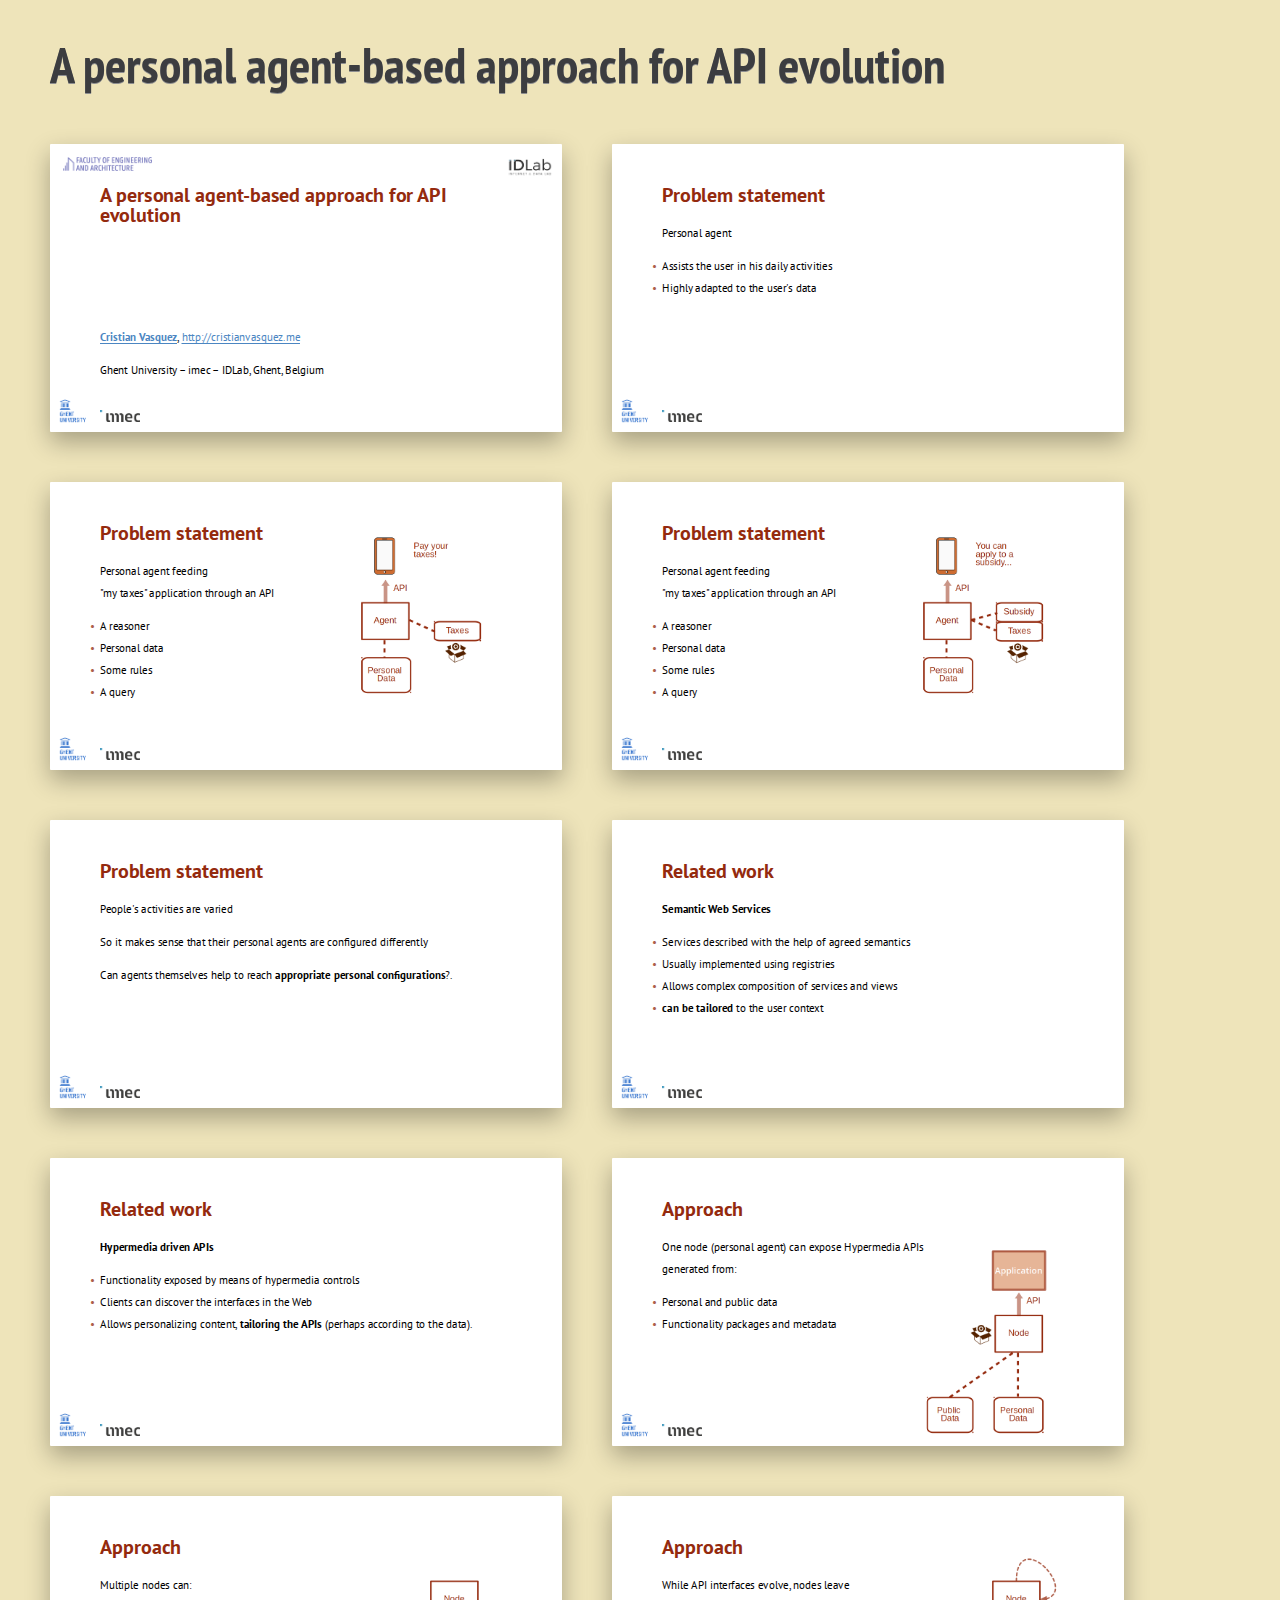
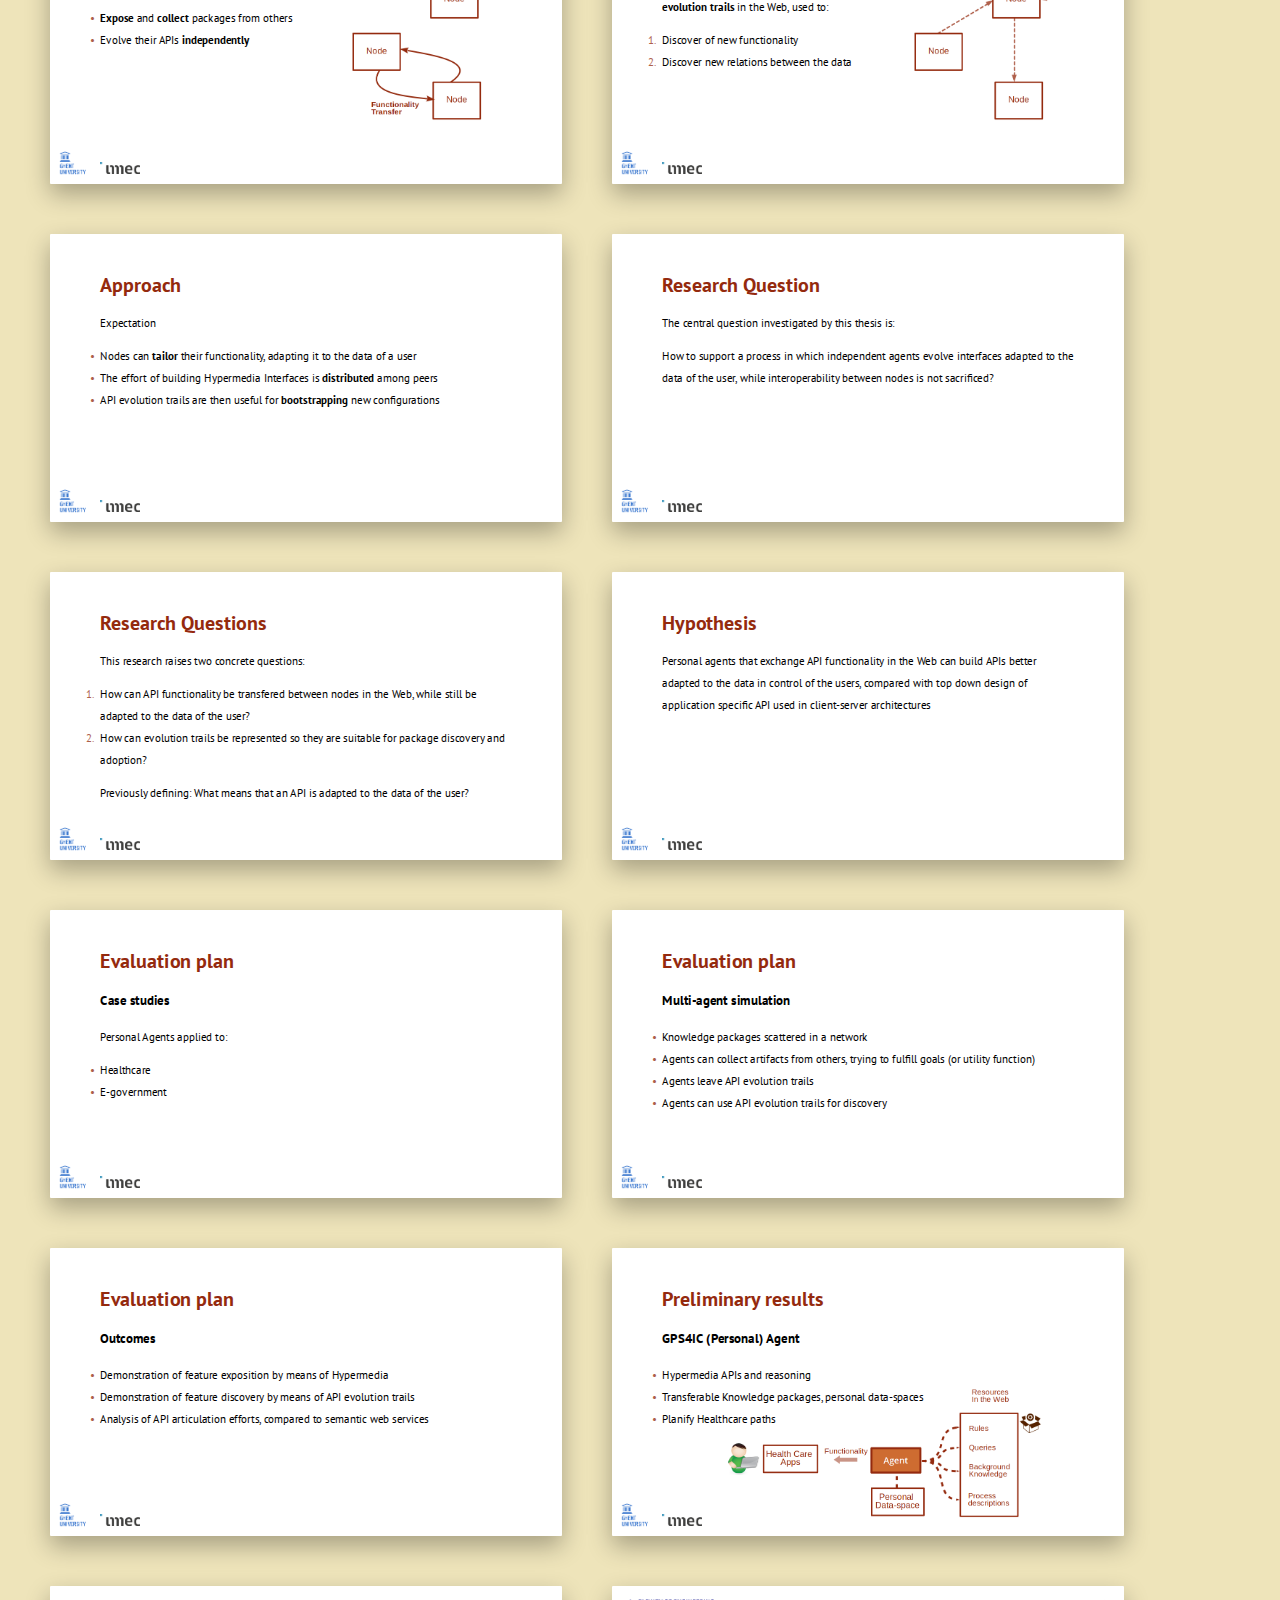
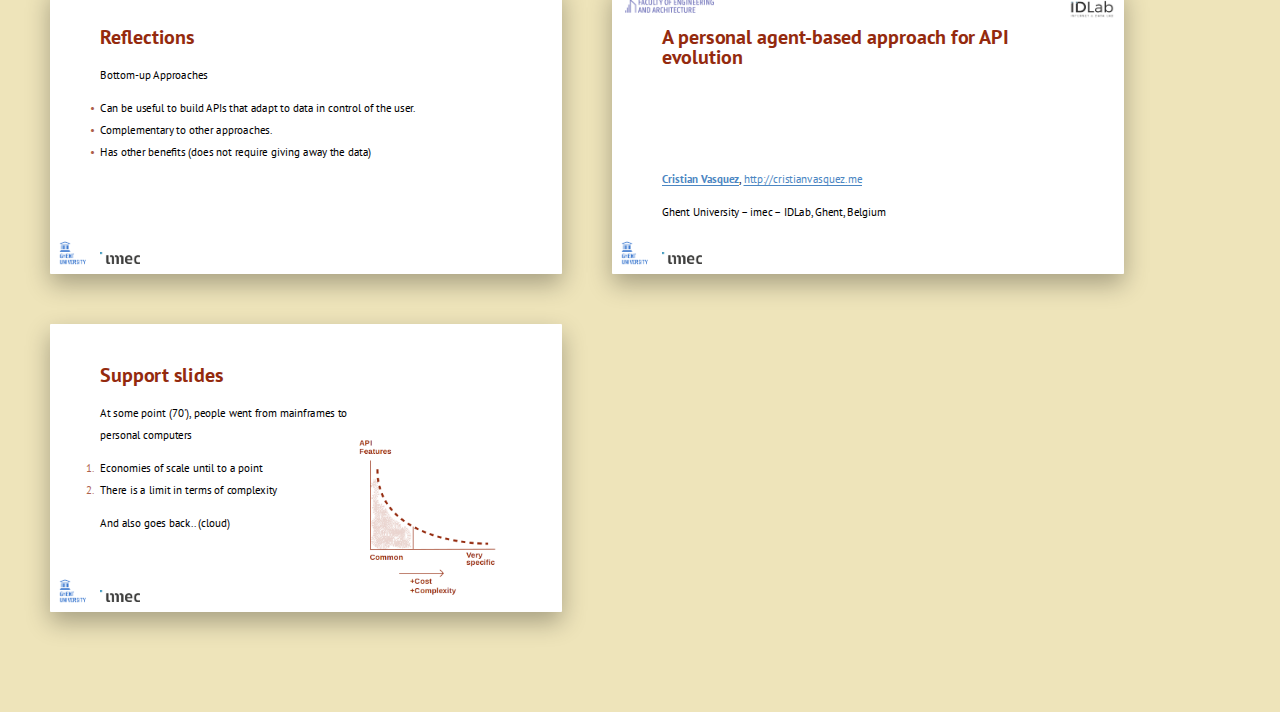
<file: index.html>
<!DOCTYPE html>
<html lang="en">

<head>
    <title>A personal agent-based approach for API evolution</title>
    <meta charset="utf-8">
    <meta name="viewport" content="width=device-width, initial-scale=1">
    <meta http-equiv="Cache-Control" content="no-cache, no-store, must-revalidate" />
    <meta http-equiv="Pragma" content="no-cache" />
    <meta http-equiv="Expires" content="0" />
    <link rel="stylesheet" href="themes/cristian/styles/styles.css">
    <style>
        .shower {
            --slide-ratio: calc(16 / 9);
        }
    </style>
</head>

<body class="shower list">

    <header class="caption">
        <h1>A personal agent-based approach for API evolution</h1>
        <p></p>
    </header>

    <section class="slide" id="cover">
        <h2>A personal agent-based approach for API evolution</h2>
        <div class="bottom">
            <footer>
                <p class="author">
                    <strong><a href="http://cristianvasquez.me">Cristian Vasquez</a></strong>,
                    <a href="http://cristianvasquez.me">http://cristianvasquez.me</a>
                </p>
                <p class="affiliation">
                    Ghent University – imec – IDLab,
                    Ghent, Belgium
                </p>
            </footer>
        </div>
        <img src="./pictures/logo_elis.png" alt="imec" style="position: absolute; left: 0; top: 0; max-width: 240px">
        <img src="./pictures/logo_idlab.png" alt="imec" style="position: absolute; right: 18px; top: -6px; max-width: 96px">
        <img src="./pictures/logo_ughent.png" alt="Ghent University" style="position: absolute; left: 0; bottom: 0; max-width: 100px">
        <img src="./pictures/logo_imec.png" alt="imec" style="position: absolute; left: 100px; bottom: 20px; max-width: 80px">
    </section>


    <section class="slide">
        <h2>Problem statement</h2>
        <p>Personal agent</p>
        <ul>
            <li>Assists the user in his daily activities</li>
            <li>Highly adapted to the user's data</li>
        </ul>
        <img src="./pictures/logo_ughent.png" alt="Ghent University" style="position: absolute; left: 0; bottom: 0; max-width: 100px">
        <img src="./pictures/logo_imec.png" alt="imec" style="position: absolute; left: 100px; bottom: 20px; max-width: 80px">
        <footer>
            <p>A non-invasive kind of agent is one that proxies the API responses, so it can adapt the application
                behavior to
                us</p>
        </footer>
    </section>

    <section class="slide">
        <h2>Problem statement</h2>
        <p>Personal agent feeding <br />
            "my taxes" application through an API<p>
                <ul>
                    <li>A reasoner</li>
                    <li>Personal data</li>
                    <li>Some rules</li>
                    <li>A query</li>
                </ul>
                <img src="./pictures/logo_ughent.png" alt="Ghent University" style="position: absolute; left: 0; bottom: 0; max-width: 100px">
                <img src="./pictures/logo_imec.png" alt="imec" style="position: absolute; left: 100px; bottom: 20px; max-width: 80px">
                <figure>
                    <img class="cover" src="diagrams/ISWC_2018/diagrams - 07.png">
                </figure>
                <footer>
                    <p>Starting from (personal+public) data, some rules and a reasoner the agents adds or remove data,
                        or Hypermedia
                        controls.</p>
                    <p>All of this can constitute a knowledge package, which can be transfered through the Web. Adding
                        new knowledge
                        can
                        result in new functionality</p>
                </footer>
    </section>

    <section class="slide">
        <h2>Problem statement</h2>

        <p>Personal agent feeding <br />
            "my taxes" application through an API<p>
                <ul>
                    <li>A reasoner</li>
                    <li>Personal data</li>
                    <li>Some rules</li>
                    <li>A query</li>
                </ul>
                <img src="./pictures/logo_ughent.png" alt="Ghent University" style="position: absolute; left: 0; bottom: 0; max-width: 100px">
                <img src="./pictures/logo_imec.png" alt="imec" style="position: absolute; left: 100px; bottom: 20px; max-width: 80px">
                <figure>
                    <img class="cover" src="diagrams/ISWC_2018/diagrams - 08.png">
                </figure>
                <footer>
                    <p>For instance, when I add the subsidy package, the new rules together with with my personal
                        finances trigger a
                        new control to apply for a subsidy<p>
                </footer>
    </section>

    <section class="slide">
        <h2>Problem statement</h2>
        <p>People's activities are varied</p>
        <p>So it makes sense that their personal agents are configured differently</p>
        <p>Can agents themselves help to reach <strong>appropriate personal configurations</strong>?.</p>
        <img src="./pictures/logo_ughent.png" alt="Ghent University" style="position: absolute; left: 0; bottom: 0; max-width: 100px">
        <img src="./pictures/logo_imec.png" alt="imec" style="position: absolute; left: 100px; bottom: 20px; max-width: 80px">
        <footer>
            <p>People's activities are different, so it makes sense their agents are configured differently.<p>
                    <p>Is not that likely that the user will develop their own personal agents</p>
        </footer>
    </section>


    <section class="slide">
        <h2>Related work</h2>
        <p><strong>Semantic Web Services</strong>
            <ul>
                <li>Services described with the help of agreed semantics</li>
                <li>Usually implemented using registries</li>
                <li>Allows complex composition of services and views</li>
                <li><strong>can be tailored</strong> to the user context</li>
            </ul>
        </p>
        <img src="./pictures/logo_ughent.png" alt="Ghent University" style="position: absolute; left: 0; bottom: 0; max-width: 100px">
        <img src="./pictures/logo_imec.png" alt="imec" style="position: absolute; left: 100px; bottom: 20px; max-width: 80px">
    </section>

    <section class="slide">
        <h2>Related work</h2>
        <p><strong>Hypermedia driven APIs</strong>
            <ul>
                <li>Functionality exposed by means of hypermedia controls</li>
                <li>Clients can discover the interfaces in the Web</li>
                <li>Allows personalizing content, <strong>tailoring the APIs</strong> (perhaps according to the data).</li>
            </ul>
        </p>
        <img src="./pictures/logo_ughent.png" alt="Ghent University" style="position: absolute; left: 0; bottom: 0; max-width: 100px">
        <img src="./pictures/logo_imec.png" alt="imec" style="position: absolute; left: 100px; bottom: 20px; max-width: 80px">
    </section>


    <section class="slide">
        <h2>Approach</h2>
        <figure>
            <img class="cover" src="diagrams/ISWC_2018/diagrams - 02.png">
        </figure>
        <p>One node (personal agent) can expose Hypermedia APIs <br /> generated from:<p>
                <ul>
                    <li>Personal and public data</li>
                    <li>Functionality packages and metadata</li>
                </ul>
                <img src="./pictures/logo_ughent.png" alt="Ghent University" style="position: absolute; left: 0; bottom: 0; max-width: 100px">
                <img src="./pictures/logo_imec.png" alt="imec" style="position: absolute; left: 100px; bottom: 20px; max-width: 80px">
    </section>

    <section class="slide">
        <h2>Approach</h2>
        <figure>
            <img class="cover" src="diagrams/ISWC_2018/diagrams - 04.png">
        </figure>
        <p>Multiple nodes can:<p>
                <ul>
                    <li><strong>Expose</strong> and <strong>collect</strong> packages from others</li>
                    <li>Evolve their APIs <strong>independently</strong></li>
                </ul>
                <img src="./pictures/logo_ughent.png" alt="Ghent University" style="position: absolute; left: 0; bottom: 0; max-width: 100px">
                <img src="./pictures/logo_imec.png" alt="imec" style="position: absolute; left: 100px; bottom: 20px; max-width: 80px">
    </section>

    <section class="slide">
        <h2>Approach</h2>
        <p>While API interfaces evolve, nodes leave <br /> <strong>evolution trails</strong> in the Web, used to:</p>
        <ol>
            <li>Discover of new functionality</li>
            <li>Discover new relations between the data</li>
            <p>
                <figure>
                    <img class="cover" src="diagrams/ISWC_2018/diagrams - 05.png">
                </figure>
                <img src="./pictures/logo_ughent.png" alt="Ghent University" style="position: absolute; left: 0; bottom: 0; max-width: 100px">
                <img src="./pictures/logo_imec.png" alt="imec" style="position: absolute; left: 100px; bottom: 20px; max-width: 80px">
    </section>

    <section class="slide">
        <h2>Approach</h2>
        <p>Expectation</p>
        <p></p>
        <ul>
            <li>Nodes can <strong>tailor</strong> their functionality, adapting it to the data of a user</li>
            <li>The effort of building Hypermedia Interfaces is <strong>distributed</strong> among peers</li>
            <li>API evolution trails are then useful for <strong>bootstrapping</strong> new configurations</li>
        </ul>
        <img src="./pictures/logo_ughent.png" alt="Ghent University" style="position: absolute; left: 0; bottom: 0; max-width: 100px">
        <img src="./pictures/logo_imec.png" alt="imec" style="position: absolute; left: 100px; bottom: 20px; max-width: 80px">
        <footer>
            <p>I expect Nodes can build API configurations adapted to the data of a user.</p>
            <p>Also my expectation is that this promotes healthy share, to enable better collaboration between users.</p>
        </footer>
    </section>

    <section class="slide">
        <h2>Research Question</h2>
        <p>The central question investigated by this thesis is:</p>
        <p>
            How to support a process in which independent agents evolve interfaces adapted to the data of
            the user, while interoperability between nodes is not sacrificed?
        </p>
        <img src="./pictures/logo_ughent.png" alt="Ghent University" style="position: absolute; left: 0; bottom: 0; max-width: 100px">
        <img src="./pictures/logo_imec.png" alt="imec" style="position: absolute; left: 100px; bottom: 20px; max-width: 80px">
    </section>

    <section class="slide">
        <h2>Research Questions</h2>
        <p>This research raises two concrete questions:</p>
        <ol>
            <li>How can API functionality be transfered between nodes in the Web, while still be adapted to the data of
                the
                user?</li>
            <li>How can evolution trails be represented so they are suitable for package discovery and adoption?</li>
        </ol>
        <p>Previously defining: What means that an API is adapted to the data of the user?</p>
        <img src="./pictures/logo_ughent.png" alt="Ghent University" style="position: absolute; left: 0; bottom: 0; max-width: 100px">
        <img src="./pictures/logo_imec.png" alt="imec" style="position: absolute; left: 100px; bottom: 20px; max-width: 80px">
    </section>

    <section class="slide">
        <h2>Hypothesis</h2>
        <p>Personal agents that exchange API functionality in the Web can build APIs better adapted to the data in
            control of
            the users,
            compared with top down design of application specific API used in client-server architectures</p>
        <img src="./pictures/logo_ughent.png" alt="Ghent University" style="position: absolute; left: 0; bottom: 0; max-width: 100px">
        <img src="./pictures/logo_imec.png" alt="imec" style="position: absolute; left: 100px; bottom: 20px; max-width: 80px">
    </section>

    <section class="slide">
        <h2>Evaluation plan</h2>
        <h3>Case studies</h3>
        <p>Personal Agents applied to:</p>
        <ul>
            <li>Healthcare</li>
            <li>E-government</li>
        </ul>
        <img src="./pictures/logo_ughent.png" alt="Ghent University" style="position: absolute; left: 0; bottom: 0; max-width: 100px">
        <img src="./pictures/logo_imec.png" alt="imec" style="position: absolute; left: 100px; bottom: 20px; max-width: 80px">
    </section>

    <section class="slide">
        <h2>Evaluation plan</h2>
        <h3>Multi-agent simulation</h3>
        <ul>
            <li>Knowledge packages scattered in a network</li>
            <li>Agents can collect artifacts from others, trying to fulfill goals (or utility function)</li>
            <li>Agents leave API evolution trails</li>
            <li>Agents can use API evolution trails for discovery</li>
        </ul>
        <img src="./pictures/logo_ughent.png" alt="Ghent University" style="position: absolute; left: 0; bottom: 0; max-width: 100px">
        <img src="./pictures/logo_imec.png" alt="imec" style="position: absolute; left: 100px; bottom: 20px; max-width: 80px">
    </section>

    <section class="slide">
        <h2>Evaluation plan</h2>
        <h3>Outcomes</h3>
        <ul>
            <li>Demonstration of feature exposition by means of Hypermedia</li>
            <li>Demonstration of feature discovery by means of API evolution trails</li>
            <li>Analysis of API articulation efforts, compared to semantic web services</li>
        </ul>
        <img src="./pictures/logo_ughent.png" alt="Ghent University" style="position: absolute; left: 0; bottom: 0; max-width: 100px">
        <img src="./pictures/logo_imec.png" alt="imec" style="position: absolute; left: 100px; bottom: 20px; max-width: 80px">
    </section>

    <section class="slide">
        <h2>Preliminary results</h2>
        <figure>
            <img class="cover" src="diagrams/ISWC_2018/diagrams - 06.png">
        </figure>
        <h3>GPS4IC (Personal) Agent</h3>
        <ul>
            <li>Hypermedia APIs and reasoning</li>
            <li>Transferable Knowledge packages, personal data-spaces</li>
            <li>Planify Healthcare paths</li>
        </ul>
        <img src="./pictures/logo_ughent.png" alt="Ghent University" style="position: absolute; left: 0; bottom: 0; max-width: 100px">
        <img src="./pictures/logo_imec.png" alt="imec" style="position: absolute; left: 100px; bottom: 20px; max-width: 80px">
    </section>

    <section class="slide">
        <h2>Reflections</h2>
        <p>Bottom-up Approaches</p>
        <ul>
            <li>Can be useful to build APIs that adapt to data in control of the user.</li>
            <li>Complementary to other approaches.</li>
            <li>Has other benefits (does not require giving away the data)</li>
        </ul>
        <img src="./pictures/logo_ughent.png" alt="Ghent University" style="position: absolute; left: 0; bottom: 0; max-width: 100px">
        <img src="./pictures/logo_imec.png" alt="imec" style="position: absolute; left: 100px; bottom: 20px; max-width: 80px">
    </section>

    <section class="slide" id="cover">
        <h2>A personal agent-based approach for API evolution</h2>
        <div class="bottom">
            <footer>
                <p class="author">
                    <strong><a href="http://cristianvasquez.me">Cristian Vasquez</a></strong>,
                    <a href="http://cristianvasquez.me">http://cristianvasquez.me</a>
                </p>
                <p class="affiliation">
                    Ghent University – imec – IDLab,
                    Ghent, Belgium
                </p>
            </footer>
        </div>
        <img src="./pictures/logo_elis.png" alt="imec" style="position: absolute; left: 0; top: 0; max-width: 240px">
        <img src="./pictures/logo_idlab.png" alt="imec" style="position: absolute; right: 18px; top: -6px; max-width: 96px">
        <img src="./pictures/logo_ughent.png" alt="Ghent University" style="position: absolute; left: 0; bottom: 0; max-width: 100px">
        <img src="./pictures/logo_imec.png" alt="imec" style="position: absolute; left: 100px; bottom: 20px; max-width: 80px">
    </section>

    <section class="slide">
        <h2>Support slides</h2>
        <p>At some point (70'), people went from mainframes to <br /> personal computers</p>
        <ol>
            <li>Economies of scale until to a point</li>
            <li>There is a limit in terms of complexity</li>
        </ol>
        <figure>
            <img class="cover" src="diagrams/ISWC_2018/diagrams - 01.png">
        </figure>
        <p>And also goes back.. (cloud)</p>

        <img src="./pictures/logo_ughent.png" alt="Ghent University" style="position: absolute; left: 0; bottom: 0; max-width: 100px">
        <img src="./pictures/logo_imec.png" alt="imec" style="position: absolute; left: 100px; bottom: 20px; max-width: 80px">
        <footer>
            <p>An Application specific API provides functionality to be consumed by several clients and users. To
                archive high
                adaptation, servers define personas and put people into a category.
                This is effective due to economies of scale, but is not what I mean by adaptation.</p>
        </footer>
    </section>


    <div class="progress"></div>
    <script src="scripts/shower.min.js"></script>

</body>

</html>
</file>
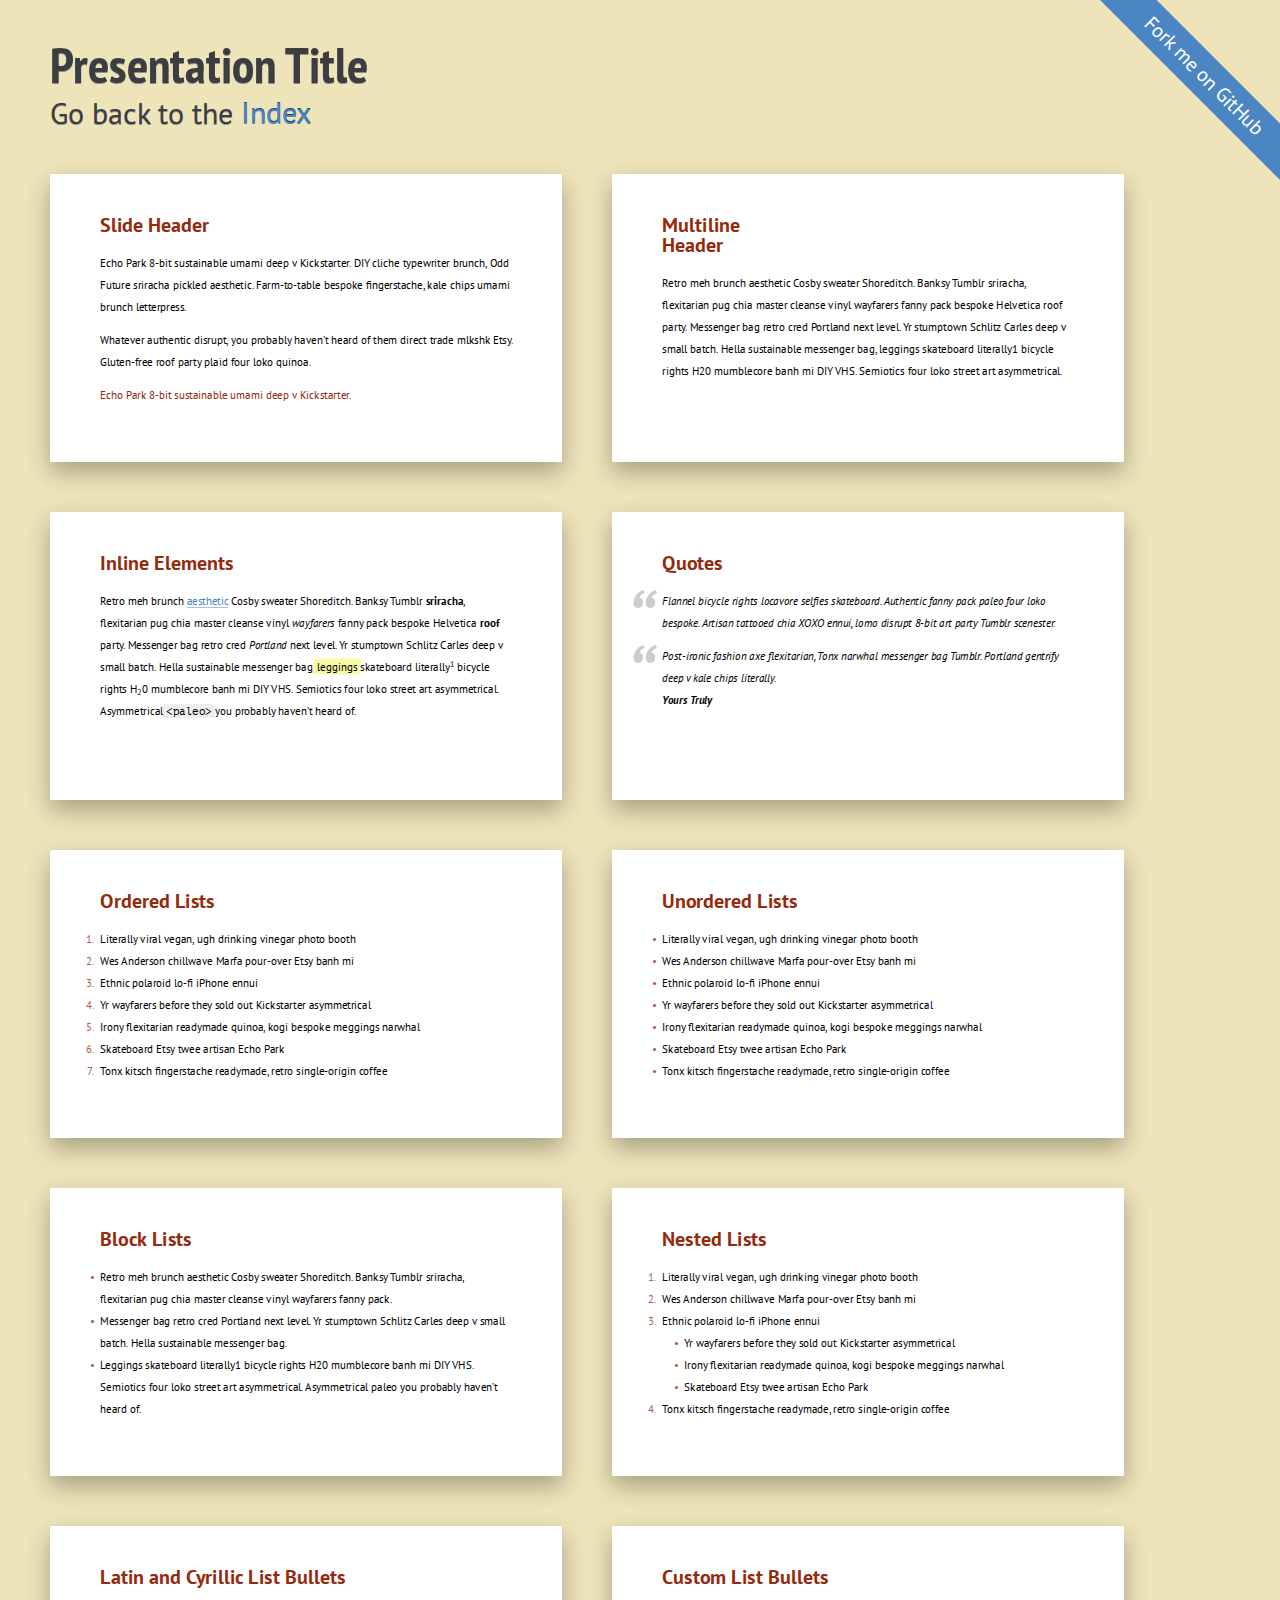
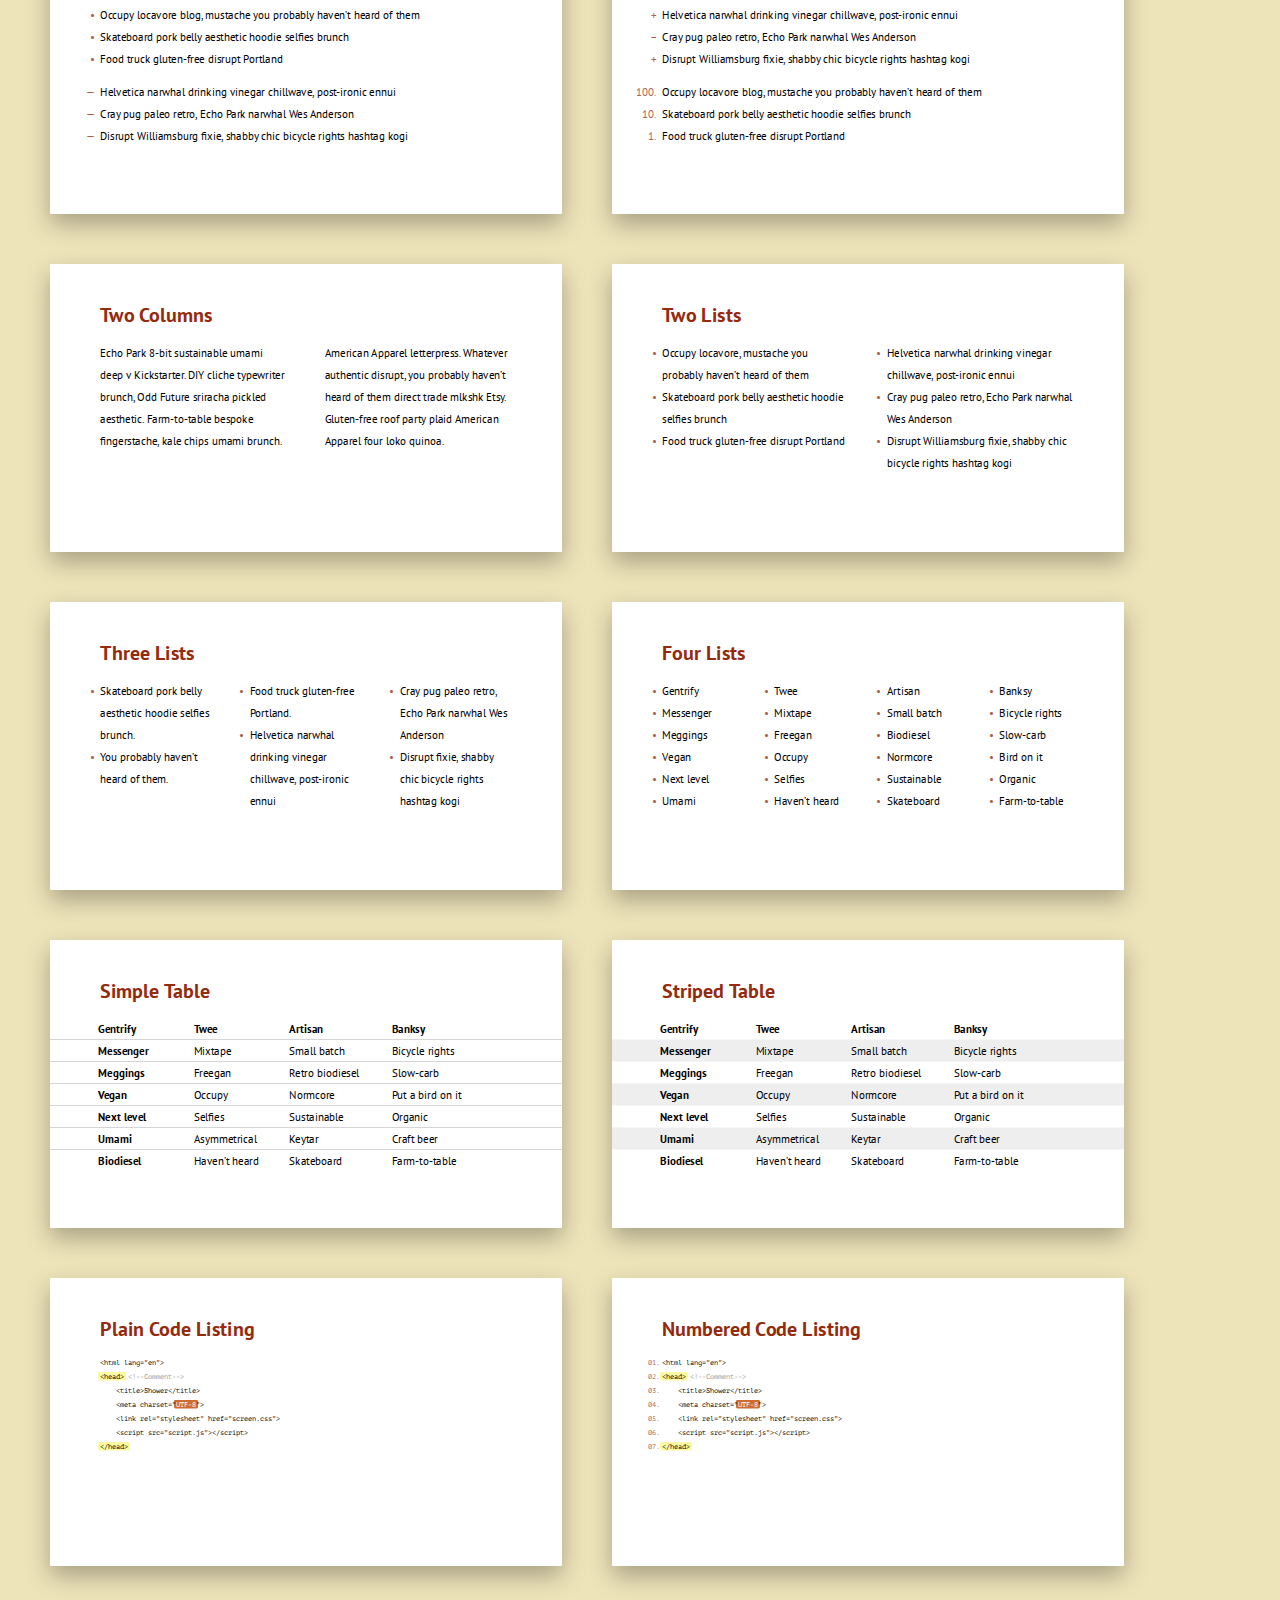
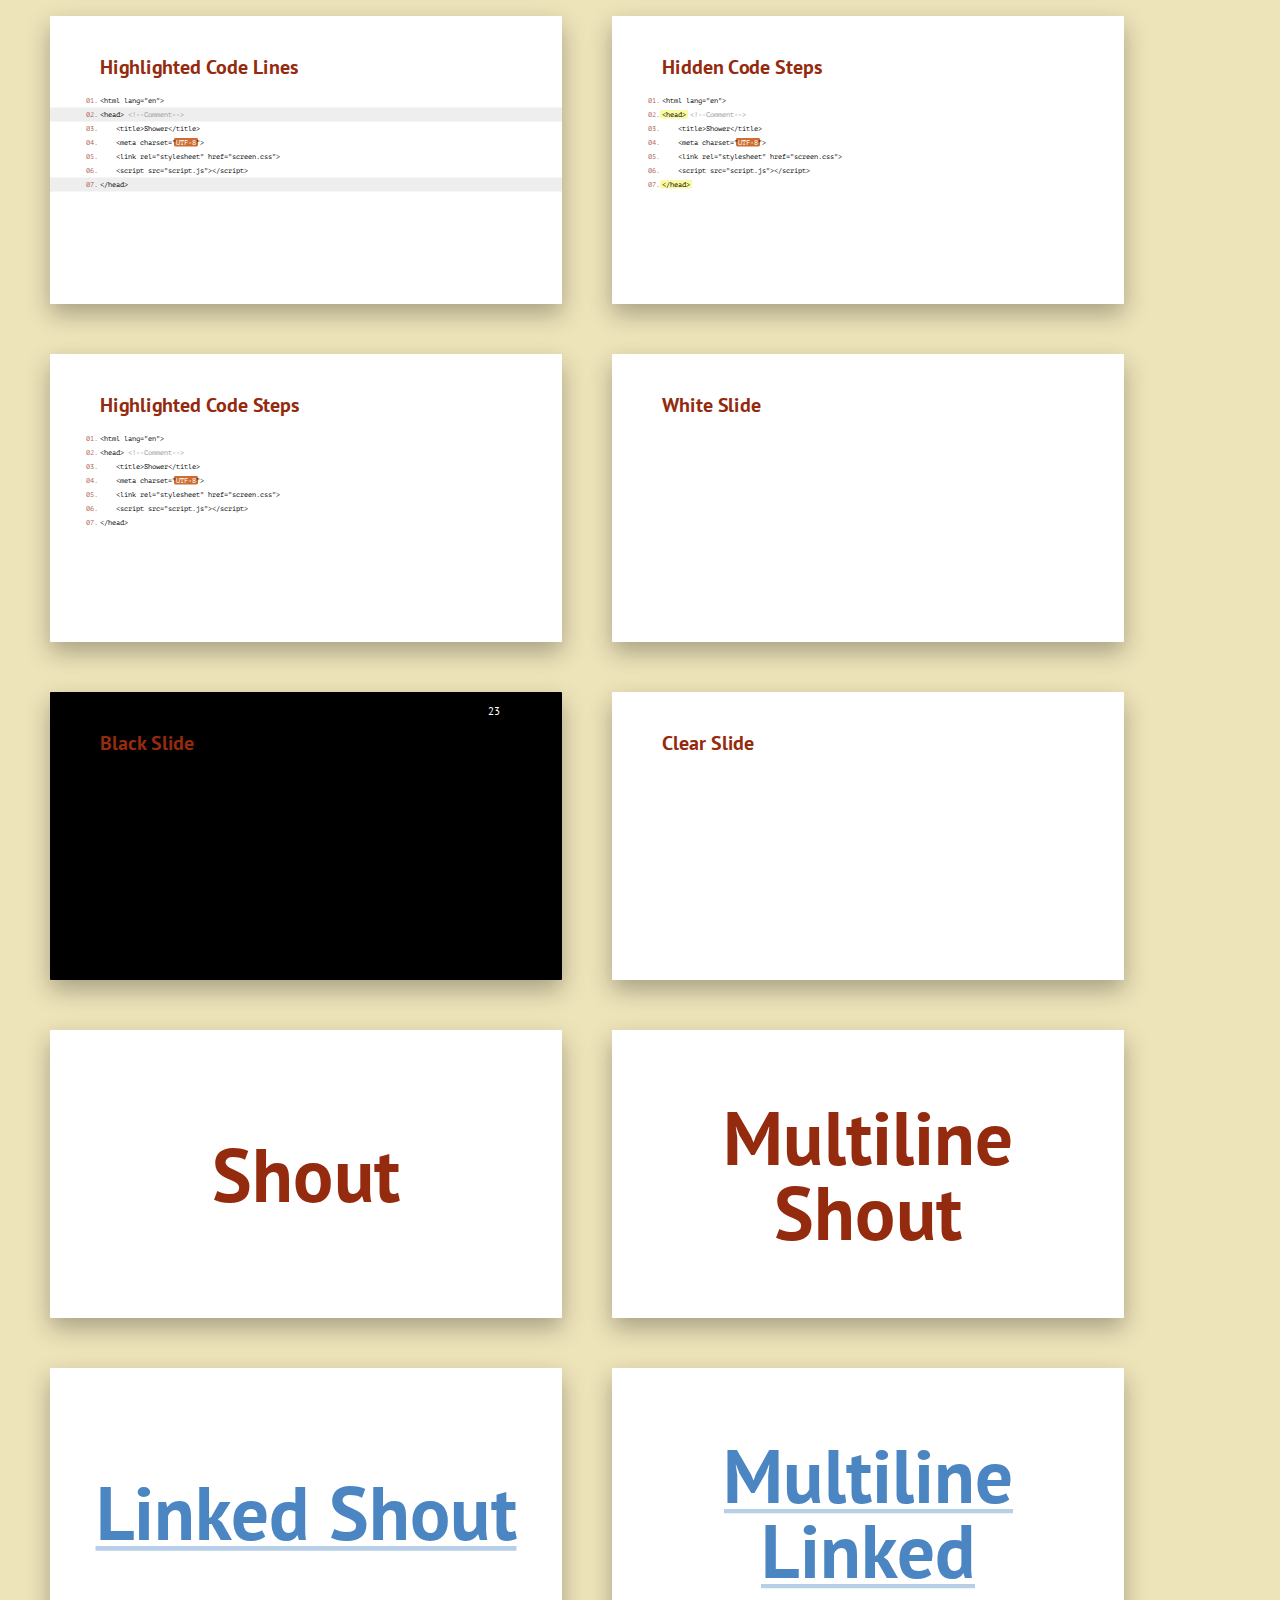
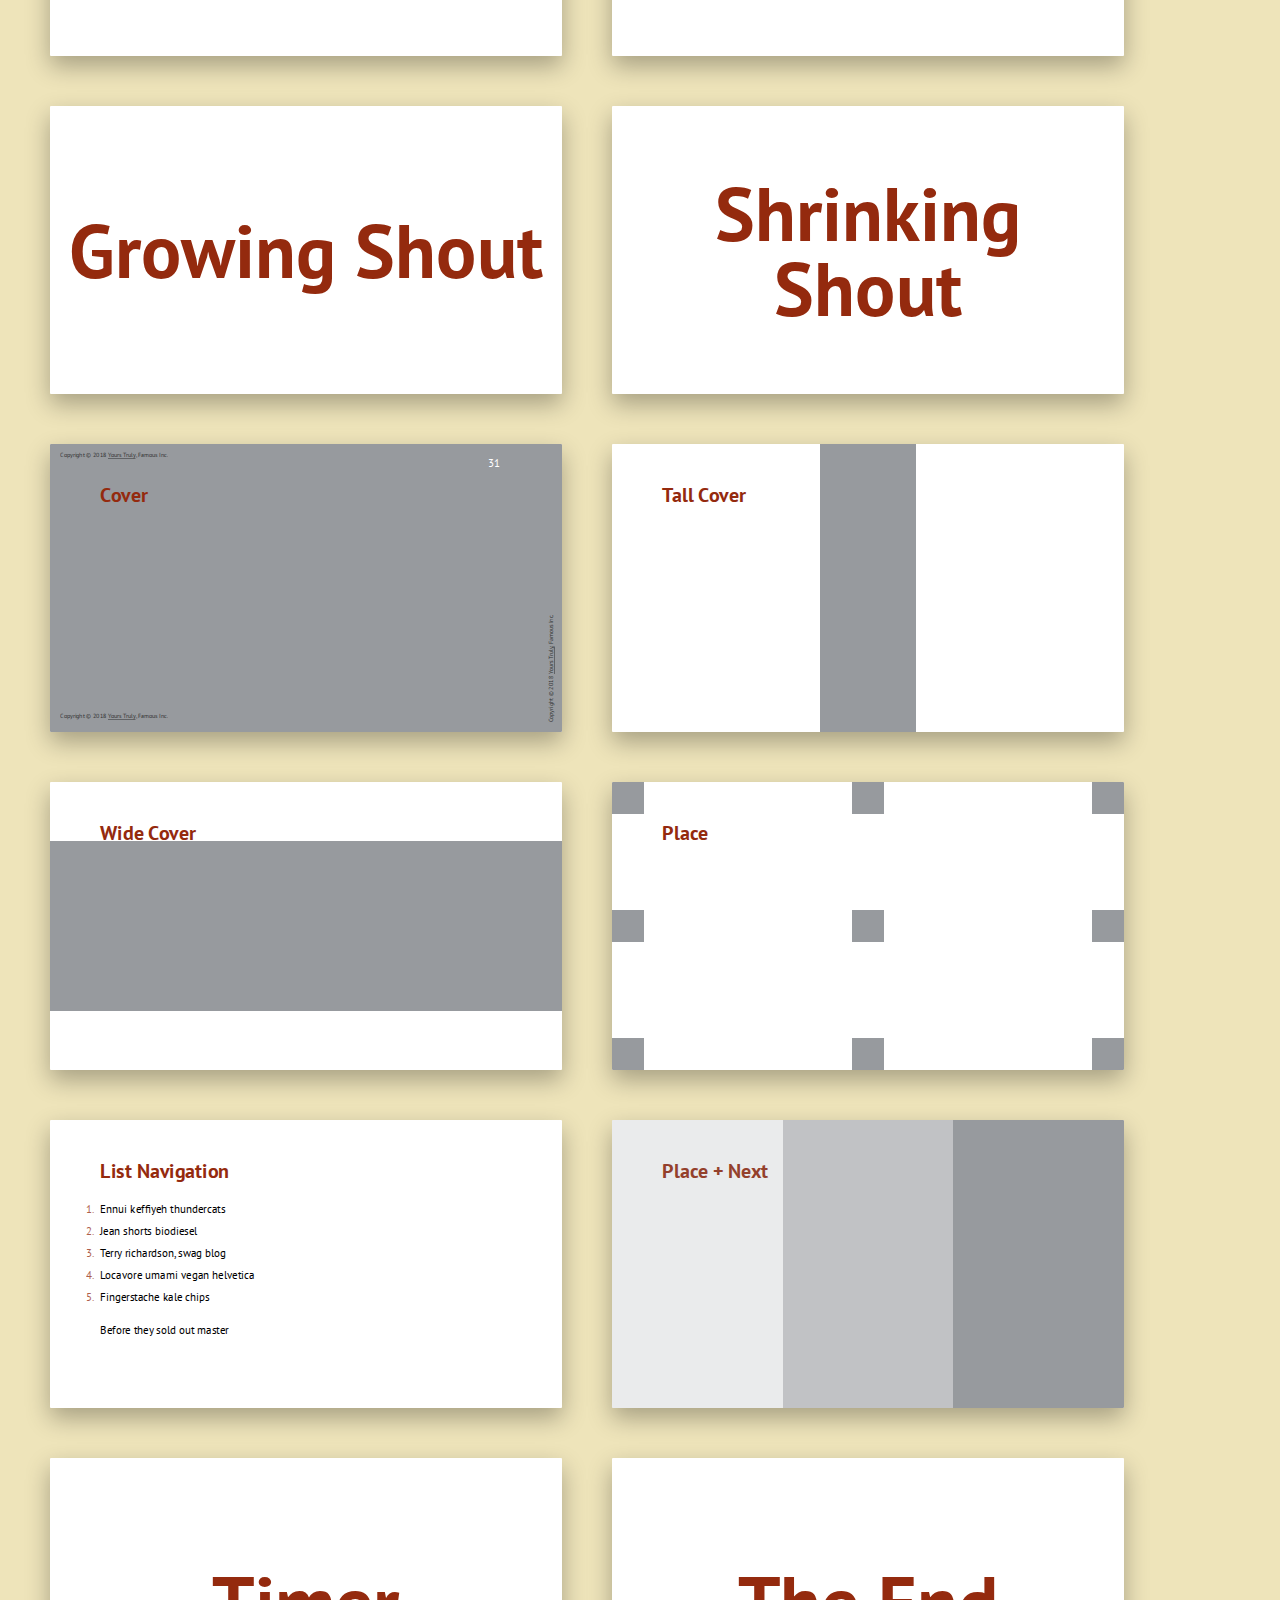
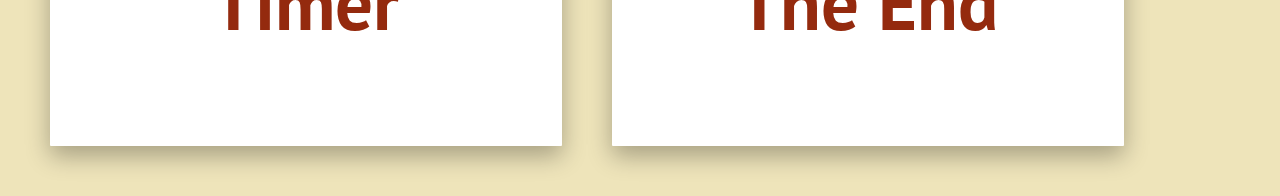
<file: themes/cristian/index.html>
<!DOCTYPE html>
<html lang="en">
<head>
    <title>Ribbon theme for Shower</title>
    <meta charset="utf-8">
    <meta name="viewport" content="width=device-width, initial-scale=1">
    <link rel="stylesheet" href="styles/styles.css">
    <style>
        .shower {
            --slide-ratio: calc(16 / 9);
        }
    </style>
</head>
<body class="shower list">

    <header class="caption">
        <h1>Presentation Title</h1>
        <p>Go back to the <a href="../../index.html">Index</a></p>
    </header>

    <section class="slide">
        <h2>Slide Header</h2>
        <p>Echo Park 8-bit sustainable umami deep v Kickstarter. DIY cliche typewriter brunch, Odd Future sriracha pickled aesthetic. Farm-to-table bespoke fingerstache, kale chips umami brunch letterpress.</p>
        <p>Whatever authentic disrupt, you probably haven’t heard of them direct trade mlkshk Etsy. Gluten-free roof party plaid four loko quinoa.</p>
        <p class="note">Echo Park 8-bit sustainable umami deep v Kickstarter.</p>
    </section>

    <section class="slide">
        <h2>
            Multiline<br>
            Header
        </h2>
        <p>Retro meh brunch aesthetic Cosby sweater Shoreditch. Banksy Tumblr sriracha, flexitarian pug chia master cleanse vinyl wayfarers fanny pack bespoke Helvetica roof party. Messenger bag retro cred Portland next level. Yr stumptown Schlitz Carles deep v small batch. Hella sustainable messenger bag, leggings skateboard literally1 bicycle rights H20 mumblecore banh mi DIY VHS. Semiotics four loko street art asymmetrical.</p>
    </section>

    <section class="slide">
        <h2>Inline Elements</h2>
        <p>Retro meh brunch <a href="">aesthetic</a> Cosby sweater Shoreditch. Banksy Tumblr <strong>sriracha</strong>, flexitarian pug chia master cleanse vinyl <em>wayfarers</em> fanny pack bespoke Helvetica <b>roof</b> party. Messenger bag retro cred <i>Portland</i> next level. Yr stumptown Schlitz Carles deep v small batch. Hella sustainable messenger bag, <mark>leggings</mark> skateboard literally<sup>1</sup> bicycle rights H<sub>2</sub>0 mumblecore banh mi DIY VHS. Semiotics four loko street art asymmetrical. Asymmetrical <code>&lt;paleo&gt;</code> you probably haven’t heard of.</p>
        <footer class="footer">
            <p>Flannel bicycle rights locavore selfies skateboard. Authentic fanny pack paleo four loko bespoke. Artisan tattooed chia XOXO ennui, lomo disrupt 8-bit art party Tumblr scenester. Post-ironic fashion axe flexitarian, Tonx narwhal messenger bag Tumblr. Portland gentrify deep v kale chips literally.</p>
        </footer>
    </section>

    <section class="slide">
        <h2>Quotes</h2>
        <blockquote>
            <p>Flannel bicycle rights locavore selfies skateboard. Authentic fanny pack paleo four loko bespoke. Artisan tattooed chia XOXO ennui, lomo disrupt 8-bit art party Tumblr scenester.</p>
        </blockquote>
        <figure>
            <blockquote>
                <p>Post-ironic fashion axe flexitarian, Tonx narwhal messenger bag Tumblr. Portland gentrify deep v kale chips literally.</p>
            </blockquote>
            <figcaption>Yours Truly</figcaption>
        </figure>
    </section>

    <section class="slide">
        <h2>Ordered Lists</h2>
        <ol>
            <li>Literally viral vegan, ugh drinking vinegar photo booth</li>
            <li>Wes Anderson chillwave Marfa pour-over Etsy banh mi</li>
            <li>Ethnic polaroid lo-fi iPhone ennui</li>
            <li>Yr wayfarers before they sold out Kickstarter asymmetrical</li>
            <li>Irony flexitarian readymade quinoa, kogi bespoke meggings narwhal</li>
            <li>Skateboard Etsy twee artisan Echo Park</li>
            <li>Tonx kitsch fingerstache readymade, retro single-origin coffee</li>
        </ol>
    </section>

    <section class="slide">
        <h2>Unordered Lists</h2>
        <ul>
            <li>Literally viral vegan, ugh drinking vinegar photo booth</li>
            <li>Wes Anderson chillwave Marfa pour-over Etsy banh mi</li>
            <li>Ethnic polaroid lo-fi iPhone ennui</li>
            <li>Yr wayfarers before they sold out Kickstarter asymmetrical</li>
            <li>Irony flexitarian readymade quinoa, kogi bespoke meggings narwhal</li>
            <li>Skateboard Etsy twee artisan Echo Park</li>
            <li>Tonx kitsch fingerstache readymade, retro single-origin coffee</li>
        </ul>
    </section>

    <section class="slide">
        <h2>Block Lists</h2>
        <ul>
            <li>Retro meh brunch aesthetic Cosby sweater Shoreditch. Banksy Tumblr sriracha, flexitarian pug chia master cleanse vinyl wayfarers fanny pack.</li>
            <li>Messenger bag retro cred Portland next level. Yr stumptown Schlitz Carles deep v small batch. Hella sustainable messenger bag.</li>
            <li>Leggings skateboard literally1 bicycle rights H20 mumblecore banh mi DIY VHS. Semiotics four loko street art asymmetrical. Asymmetrical paleo you probably haven’t heard of.</li>
        </ul>
    </section>

    <section class="slide">
        <h2>Nested Lists</h2>
        <ol>
            <li>Literally viral vegan, ugh drinking vinegar photo booth</li>
            <li>Wes Anderson chillwave Marfa pour-over Etsy banh mi</li>
            <li>Ethnic polaroid lo-fi iPhone ennui
                <ul>
                    <li>Yr wayfarers before they sold out Kickstarter asymmetrical</li>
                    <li>Irony flexitarian readymade quinoa, kogi bespoke meggings narwhal</li>
                    <li>Skateboard Etsy twee artisan Echo Park</li>
                </ul>
            </li>
            <li>Tonx kitsch fingerstache readymade, retro single-origin coffee</li>
        </ol>
    </section>

    <section class="slide">
        <h2>Latin and Cyrillic List Bullets</h2>
        <ul lang="en">
            <li>Occupy locavore blog, mustache you probably haven’t heard of them</li>
            <li>Skateboard pork belly aesthetic hoodie selfies brunch</li>
            <li>Food truck gluten-free disrupt Portland</li>
        </ul>
        <ul lang="ru">
            <li>Helvetica narwhal drinking vinegar chillwave, post-ironic ennui</li>
            <li>Cray pug paleo retro, Echo Park narwhal Wes Anderson</li>
            <li>Disrupt Williamsburg fixie, shabby chic bicycle rights hashtag kogi</li>
        </ul>
    </section>

    <section class="slide">
        <h2>Custom List Bullets</h2>
        <ul>
            <li value="+">Helvetica narwhal drinking vinegar chillwave, post-ironic ennui</li>
            <li value="−">Cray pug paleo retro, Echo Park narwhal Wes Anderson</li>
            <li value="+">Disrupt Williamsburg fixie, shabby chic bicycle rights hashtag kogi</li>
        </ul>
        <ol>
            <li value="100">Occupy locavore blog, mustache you probably haven’t heard of them</li>
            <li value="10">Skateboard pork belly aesthetic hoodie selfies brunch</li>
            <li value="1">Food truck gluten-free disrupt Portland</li>
        </ol>
    </section>

    <section class="slide">
        <h2>Two Columns</h2>
        <div class="columns two">
            <p>Echo Park 8-bit sustainable umami deep v Kickstarter. DIY cliche typewriter brunch, Odd Future sriracha pickled aesthetic. Farm-to-table bespoke fingerstache, kale chips umami brunch.</p>
            <p>American Apparel letterpress. Whatever authentic disrupt, you probably haven’t heard of them direct trade mlkshk Etsy. Gluten-free roof party plaid American Apparel four loko quinoa.</p>
        </div>
    </section>

    <section class="slide">
        <h2>Two Lists</h2>
        <div class="columns two">
            <ul>
                <li>Occupy locavore, mustache you probably haven’t heard of them</li>
                <li>Skateboard pork belly aesthetic hoodie selfies brunch</li>
                <li>Food truck gluten-free disrupt Portland</li>
            </ul>
            <ul>
                <li>Helvetica narwhal drinking vinegar chillwave, post-ironic ennui</li>
                <li>Cray pug paleo retro, Echo Park narwhal Wes Anderson</li>
                <li>Disrupt Williamsburg fixie, shabby chic bicycle rights hashtag kogi</li>
            </ul>
        </div>
    </section>

    <section class="slide">
        <h2>Three Lists</h2>
        <div class="columns three">
            <ul>
                <li>Skateboard pork belly aesthetic hoodie selfies brunch.</li>
                <li>You probably haven’t heard of them.</li>
            </ul>
            <ul>
                <li>Food truck gluten-free Portland.</li>
                <li>Helvetica narwhal drinking vinegar chillwave, post-ironic ennui</li>
            </ul>
            <ul>
                <li>Cray pug paleo retro, Echo Park narwhal Wes Anderson</li>
                <li>Disrupt fixie, shabby chic bicycle rights hashtag kogi</li>
            </ul>
        </div>
    </section>

    <section class="slide">
        <h2>Four Lists</h2>
        <div class="columns four">
            <ul>
                <li>Gentrify</li>
                <li>Messenger</li>
                <li>Meggings</li>
                <li>Vegan</li>
                <li>Next level</li>
                <li>Umami</li>
            </ul>
            <ul>
                <li>Twee</li>
                <li>Mixtape</li>
                <li>Freegan</li>
                <li>Occupy</li>
                <li>Selfies</li>
                <li>Haven’t heard</li>
            </ul>
            <ul>
                <li>Artisan</li>
                <li>Small batch</li>
                <li>Biodiesel</li>
                <li>Normcore</li>
                <li>Sustainable</li>
                <li>Skateboard</li>
            </ul>
            <ul>
                <li>Banksy</li>
                <li>Bicycle rights</li>
                <li>Slow-carb</li>
                <li>Bird on it</li>
                <li>Organic</li>
                <li>Farm-to-table</li>
            </ul>
        </div>
    </section>

    <section class="slide">
        <h2>Simple Table</h2>
        <table>
        <tr>
            <th scope="col">Gentrify</th>
            <th>Twee</th>
            <th>Artisan</th>
            <th>Banksy</th>
        </tr>
        <tr>
            <th scope="row">Messenger</th>
            <td>Mixtape</td>
            <td>Small batch</td>
            <td>Bicycle rights</td>
        </tr>
        <tr>
            <th scope="row">Meggings</th>
            <td>Freegan</td>
            <td>Retro biodiesel</td>
            <td>Slow-carb</td>
        </tr>
        <tr>
            <th scope="row">Vegan</th>
            <td>Occupy</td>
            <td>Normcore</td>
            <td>Put a bird on it</td>
        </tr>
        <tr>
            <th scope="row">Next level</th>
            <td>Selfies</td>
            <td>Sustainable</td>
            <td>Organic</td>
        </tr>
        <tr>
            <th scope="row">Umami</th>
            <td>Asymmetrical</td>
            <td>Keytar</td>
            <td>Craft beer</td>
        </tr>
        <tr>
            <th scope="row">Biodiesel</th>
            <td>Haven’t heard</td>
            <td>Skateboard</td>
            <td>Farm-to-table</td>
        </tr>
        </table>
    </section>

    <section class="slide">
        <h2>Striped Table</h2>
        <table class="striped">
        <tr>
            <th scope="col">Gentrify</th>
            <th>Twee</th>
            <th>Artisan</th>
            <th>Banksy</th>
        </tr>
        <tr>
            <th scope="row">Messenger</th>
            <td>Mixtape</td>
            <td>Small batch</td>
            <td>Bicycle rights</td>
        </tr>
        <tr>
            <th scope="row">Meggings</th>
            <td>Freegan</td>
            <td>Retro biodiesel</td>
            <td>Slow-carb</td>
        </tr>
        <tr>
            <th scope="row">Vegan</th>
            <td>Occupy</td>
            <td>Normcore</td>
            <td>Put a bird on it</td>
        </tr>
        <tr>
            <th scope="row">Next level</th>
            <td>Selfies</td>
            <td>Sustainable</td>
            <td>Organic</td>
        </tr>
        <tr>
            <th scope="row">Umami</th>
            <td>Asymmetrical</td>
            <td>Keytar</td>
            <td>Craft beer</td>
        </tr>
        <tr>
            <th scope="row">Biodiesel</th>
            <td>Haven’t heard</td>
            <td>Skateboard</td>
            <td>Farm-to-table</td>
        </tr>
        </table>
    </section>

    <section class="slide">
        <h2>Plain Code Listing</h2>
        <pre><code>&lt;html lang="en"&gt;
<mark>&lt;head&gt;</mark> <span class="comment">&lt;!--Comment--&gt;</span>
    &lt;title&gt;Shower&lt;/title&gt;
    &lt;meta charset="<mark class="important">UTF-8</mark>"&gt;
    &lt;link rel="stylesheet" href="screen.css"&gt;
    &lt;script src="script.js"&gt;&lt;/script&gt;
<mark>&lt;/head&gt;</mark></code></pre>
    </section>
    <section class="slide">
        <h2>Numbered Code Listing</h2>
        <pre>
            <code>&lt;html lang="en"&gt;</code>
            <code><mark>&lt;head&gt;</mark> <span class="comment">&lt;!--Comment--&gt;</span></code>
            <code>    &lt;title&gt;Shower&lt;/title&gt;</code>
            <code>    &lt;meta charset="<mark class="important">UTF-8</mark>"&gt;</code>
            <code>    &lt;link rel="stylesheet" href="screen.css"&gt;</code>
            <code>    &lt;script src="script.js"&gt;&lt;/script&gt;</code>
            <code><mark>&lt;/head&gt;</mark></code>
        </pre>
    </section>

    <section class="slide">
        <h2>Highlighted Code Lines</h2>
        <pre>
            <code>&lt;html lang="en"&gt;</code>
            <code class="mark">&lt;head&gt; <span class="comment">&lt;!--Comment--&gt;</span></code>
            <code>    &lt;title&gt;Shower&lt;/title&gt;</code>
            <code>    &lt;meta charset="<mark class="important">UTF-8</mark>"&gt;</code>
            <code>    &lt;link rel="stylesheet" href="screen.css"&gt;</code>
            <code>    &lt;script src="script.js"&gt;&lt;/script&gt;</code>
            <code class="mark">&lt;/head&gt;</code>
        </pre>
    </section>

    <section class="slide">
        <h2>Hidden Code Steps</h2>
        <pre>
            <code class="next">&lt;html lang="en"&gt;</code>
            <code class="next"><mark>&lt;head&gt;</mark> <span class="comment">&lt;!--Comment--&gt;</span></code>
            <code class="next">    &lt;title&gt;Shower&lt;/title&gt;</code>
            <code class="next">    &lt;meta charset="<mark class="important">UTF-8</mark>"&gt;</code>
            <code class="next">    &lt;link rel="stylesheet" href="screen.css"&gt;</code>
            <code class="next">    &lt;script src="script.js"&gt;&lt;/script&gt;</code>
            <code class="next"><mark>&lt;/head&gt;</mark></code>
        </pre>
    </section>

    <section class="slide">
        <h2>Highlighted Code Steps</h2>
        <pre>
            <code class="mark next">&lt;html lang="en"&gt;</code>
            <code>&lt;head&gt; <span class="comment">&lt;!--Comment--&gt;</span></code>
            <code class="mark next">    &lt;title&gt;Shower&lt;/title&gt;</code>
            <code>    &lt;meta charset="<mark class="important">UTF-8</mark>"&gt;</code>
            <code class="mark next">    &lt;link rel="stylesheet" href="screen.css"&gt;</code>
            <code>    &lt;script src="script.js"&gt;&lt;/script&gt;</code>
            <code class="mark next">&lt;/head&gt;</code>
        </pre>
    </section>

    <section class="slide white">
        <h2>White Slide</h2>
    </section>

    <section class="slide black">
        <h2>Black Slide</h2>
    </section>

    <section class="slide clear">
        <h2>Clear Slide</h2>
    </section>

    <section class="slide">
        <h2 class="shout">Shout</h2>
    </section>

    <section class="slide">
        <h2 class="shout">
            Multiline<br>
            Shout
        </h2>
    </section>

    <section class="slide">
        <h2 class="shout">
            <a href="">Linked Shout</a>
        </h2>
    </section>

    <section class="slide">
        <h2 class="shout">
            <a href="">
                Multiline<br>
                Linked
            </a>
        </h2>
    </section>

    <section class="slide">
        <h2 class="shout grow">Growing Shout</h2>
    </section>

    <section class="slide">
        <h2 class="shout shrink">Shrinking Shout</h2>
    </section>

    <section class="slide">
        <h2>Cover</h2>
        <figure>
            <img class="cover" src="pictures/exact.svg" alt="Picture placeholder.">
            <figcaption class="copyright top">Copyright © 2018 <a href="">Yours Truly</a>, Famous Inc.</figcaption>
            <figcaption class="copyright right">Copyright © 2018 <a href="">Yours Truly</a>, Famous Inc.</figcaption>
            <figcaption class="copyright bottom">Copyright © 2018 <a href="">Yours Truly</a>, Famous Inc.</figcaption>
        </figure>
    </section>

    <section class="slide">
        <h2>Tall Cover</h2>
        <img class="cover" src="pictures/tall.svg" alt="Tall picture placeholder.">
    </section>

    <section class="slide">
        <h2>Wide Cover</h2>
        <img class="cover" src="pictures/wide.svg" alt="Wide picture placeholder.">
    </section>

    <section class="slide clear">
        <h2>Place</h2>
        <img class="place top left" src="pictures/square.svg" alt="Square picture placeholder.">
        <img class="place top" src="pictures/square.svg" alt="Square picture placeholder.">
        <img class="place top right" src="pictures/square.svg" alt="Square picture placeholder.">
        <img class="place left" src="pictures/square.svg" alt="Square picture placeholder.">
        <img class="place" src="pictures/square.svg" alt="Square picture placeholder.">
        <img class="place right" src="pictures/square.svg" alt="Square picture placeholder.">
        <img class="place bottom left" src="pictures/square.svg" alt="Square picture placeholder.">
        <img class="place bottom" src="pictures/square.svg" alt="Square picture placeholder.">
        <img class="place bottom right" src="pictures/square.svg" alt="Square picture placeholder.">
    </section>

    <section class="slide">
        <h2>List Navigation</h2>
        <ol>
            <li>Ennui keffiyeh thundercats</li>
            <li class="next">Jean shorts biodiesel</li>
            <li class="next">Terry richardson, swag blog</li>
            <li class="next">Locavore umami vegan helvetica</li>
            <li class="next">Fingerstache kale chips</li>
        </ol>
        <p class="next">Before they sold out master</p>
    </section>

    <section class="slide clear">
        <h2>Place + Next</h2>
        <img class="place next left" height="100%" src="pictures/picture-1.svg" alt="Picture placeholder.">
        <img class="place next" height="100%" src="pictures/picture-2.svg" alt="Picture placeholder.">
        <img class="place next right" height="100%" src="pictures/picture-3.svg" alt="Picture placeholder.">
    </section>

    <section class="slide" data-timing="00:03">
        <h2 class="shout">Timer</h2>
    </section>

    <section class="slide">
        <h2 class="shout">The End</h2>
    </section>

    <div class="progress"></div>

    <footer class="badge">
        <a href="https://github.com/shower/shower">Fork me on GitHub</a>
    </footer>

    <script src="../../scripts/shower.min.js"></script>

    <!-- Copyright © 2018 Yours Truly, Famous Inc. -->
</body>
</html>
</file>
<file: themes/cristian/styles/styles.css>
/* Styles */

@import 'fonts.css';
@import 'shower/shower.css';
@import 'blocks/badge.css';
@import 'blocks/caption.css';
@import 'blocks/progress.css';
@import 'blocks/region.css';
@import 'slide/slide.css';
</file>
